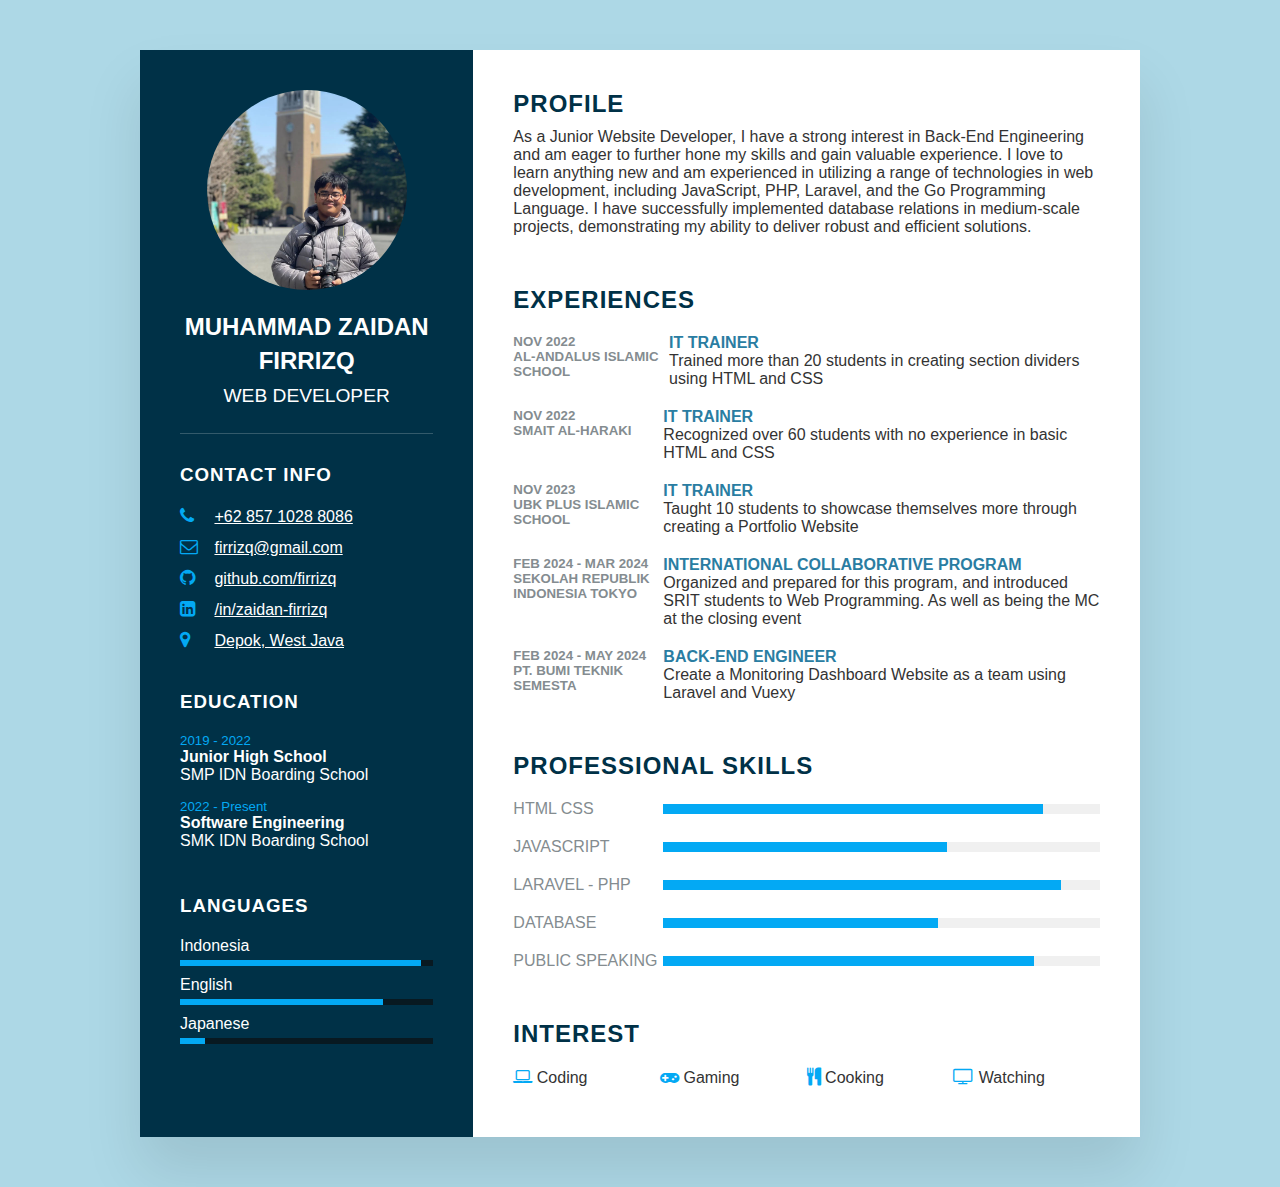
<file: index.html>
<!DOCTYPE html>
<html lang="en">

<head>
    <meta charset="UTF-8">
    <meta name="viewport" content="width=device-width, initial-scale=1.0">
    <title>CV WEB - M Zaidan Firrizq</title>
    <link rel="stylesheet" href="style.css">
    <link rel="stylesheet" href="https://cdnjs.cloudflare.com/ajax/libs/font-awesome/4.7.0/css/font-awesome.css"
        integrity="sha512-5A8nwdMOWrSz20fDsjczgUidUBR8liPYU+WymTZP1lmY9G6Oc7HlZv156XqnsgNUzTyMefFTcsFH/tnJE/+xBg=="
        crossorigin="anonymous" referrerpolicy="no-referrer" />
</head>

<body>
    <div class="container">
        <div class="left_side">
            <div class="profileText">
                <div class="imgBx">
                    <img src="img/profile photo - at waseda.jpeg" alt="Profile Photo">
                </div>
                <h2>Muhammad Zaidan Firrizq<br><span>Web Developer</span></h2>
            </div>

            <div class="contactInfo">
                <h3 class="title">Contact Info</h3>
                <ul>
                    <li>
                        <span class="icon"><i class="fa fa-phone" aria-hidden="true"></i></span>
                        <span><a class="text" href="https://wa.me/085710288086" target="_blank">+62 857 1028
                                8086</a></span>
                    </li>
                    <li>
                        <span class="icon"><i class="fa fa-envelope-o" aria-hidden="true"></i></span>
                        <span><a class="text" href="mailto:firrizq@gmail.com"
                                target="_blank">firrizq@gmail.com</a></span>
                    </li>
                    <li>
                        <span class="icon"><i class="fa fa-github" aria-hidden="true"></i></span>
                        <span><a class="text" href="https://github.com/firrizq"
                                target="_blank">github.com/firrizq</a></span>
                    </li>
                    <li>
                        <span class="icon"><i class="fa fa-linkedin-square" aria-hidden="true"></i></span>
                        <span><a class="text" href="https://www.linkedin.com/in/zaidan-firrizq/"
                                target="_blank">/in/zaidan-firrizq</a></span>
                    </li>
                    <li>
                        <span class="icon"><i class="fa fa-map-marker" aria-hidden="true"></i></span>
                        <span><a class="text" href="https://maps.app.goo.gl/7HpW8Y4NpBHyBaoq6" target="_blank">Depok,
                                West Java</a></span>
                    </li>
                </ul>
            </div>

            <div class="contactInfo education">
                <h3 class="title">Education</h3>
                <ul>
                    <li>
                        <h5>2019 - 2022</h5>
                        <h4 class="bold">Junior High School</h4>
                        <h4>SMP IDN Boarding School</h4>
                    </li>
                    <li>
                        <h5>2022 - Present</h5>
                        <h4 class="bold">Software Engineering</h4>
                        <h4>SMK IDN Boarding School</h4>
                    </li>
                </ul>
            </div>

            <div class="contactInfo languages">
                <h3 class="title">Languages</h3>
                <ul>
                    <li>
                        <span class="text">Indonesia</span>
                        <span class="percent">
                            <div style="width: 95%;"></div>
                        </span>
                    </li>
                    <li>
                        <span class="text">English</span>
                        <span class="percent">
                            <div style="width: 80%;"></div>
                        </span>
                    </li>
                    <li>
                        <span class="text">Japanese</span>
                        <span class="percent">
                            <div style="width: 10%;"></div>
                        </span>
                    </li>
                </ul>
            </div>

        </div>
        <div class="right_side">
            <div class="about">
                <h2 class="title2">Profile</h2>
                <p>As a Junior Website Developer, I have a strong interest in Back-End Engineering and am eager to
                    further hone my skills and gain valuable experience. I love to learn anything new and am experienced
                    in utilizing a range of technologies in web development, including JavaScript, PHP, Laravel, and the
                    Go Programming Language. I have successfully implemented database relations in medium-scale
                    projects, demonstrating my ability to deliver robust and efficient solutions.
                </p>
            </div>
            <div class="about">
                <h2 class="title2">Experiences</h2>
                <div class="box">
                    <div class="year_company">
                        <h5>Nov 2022</h5>
                        <h5>Al-Andalus Islamic School</h5>
                    </div>
                    <div class="text">
                        <h4>IT Trainer</h4>
                        <p>Trained more than 20 students in creating section dividers using HTML and CSS</p>
                    </div>
                </div>
                <div class="box">
                    <div class="year_company">
                        <h5>Nov 2022</h5>
                        <h5>SMAIT Al-Haraki</h5>
                    </div>
                    <div class="text">
                        <h4>IT Trainer</h4>
                        <p>Recognized over 60 students with no experience in basic HTML and CSS</p>
                    </div>
                </div>
                <div class="box">
                    <div class="year_company">
                        <h5>Nov 2023</h5>
                        <h5>UBK Plus Islamic School</h5>
                    </div>
                    <div class="text">
                        <h4>IT Trainer</h4>
                        <p>Taught 10 students to showcase themselves more through creating a Portfolio Website</p>
                    </div>
                </div>
                <div class="box">
                    <div class="year_company">
                        <h5>Feb 2024 - Mar 2024</h5>
                        <h5>Sekolah Republik Indonesia Tokyo</h5>
                    </div>
                    <div class="text">
                        <h4>International Collaborative Program</h4>
                        <p>Organized and prepared for this program, and introduced SRIT students to Web Programming. As
                            well as being the MC at the closing event</p>
                    </div>
                </div>
                <div class="box">
                    <div class="year_company">
                        <h5>Feb 2024 - May 2024</h5>
                        <h5>PT. Bumi Teknik Semesta</h5>
                    </div>
                    <div class="text">
                        <h4>Back-End Engineer</h4>
                        <p>Create a Monitoring Dashboard Website as a team using Laravel and Vuexy</p>
                    </div>
                </div>
            </div>

            <div class="about skills">
                <h2 class="title2">Professional Skills</h2>
                <div class="box">
                    <h4>HTML CSS</h4>
                    <div class="percent">
                        <div style="width: 87%;"></div>
                    </div>
                </div>
                <div class="box">
                    <h4>JavaScript</h4>
                    <div class="percent">
                        <div style="width: 65%;"></div>
                    </div>
                </div>
                <div class="box">
                    <h4>Laravel - PHP</h4>
                    <div class="percent">
                        <div style="width: 91%;"></div>
                    </div>
                </div>
                <div class="box">
                    <h4>Database</h4>
                    <div class="percent">
                        <div style="width: 63%;"></div>
                    </div>
                </div>
                <div class="box">
                    <h4>Public Speaking</h4>
                    <div class="percent">
                        <div style="width: 85%;"></div>
                    </div>
                </div>
            </div>

            <div class="about interest">
                <h2 class="title2">Interest</h2>
                <ul>
                    <li><i class="fa fa-laptop" aria-hidden="true"></i> Coding</li>
                    <li><i class="fa fa-gamepad" aria-hidden="true"></i> Gaming</li>
                    <li><i class="fa fa-cutlery" aria-hidden="true"></i> Cooking</li>
                    <li><i class="fa fa-television" aria-hidden="true"></i> Watching</li>
                </ul>
            </div>
        </div>
    </div>
</body>

</html>
</file>
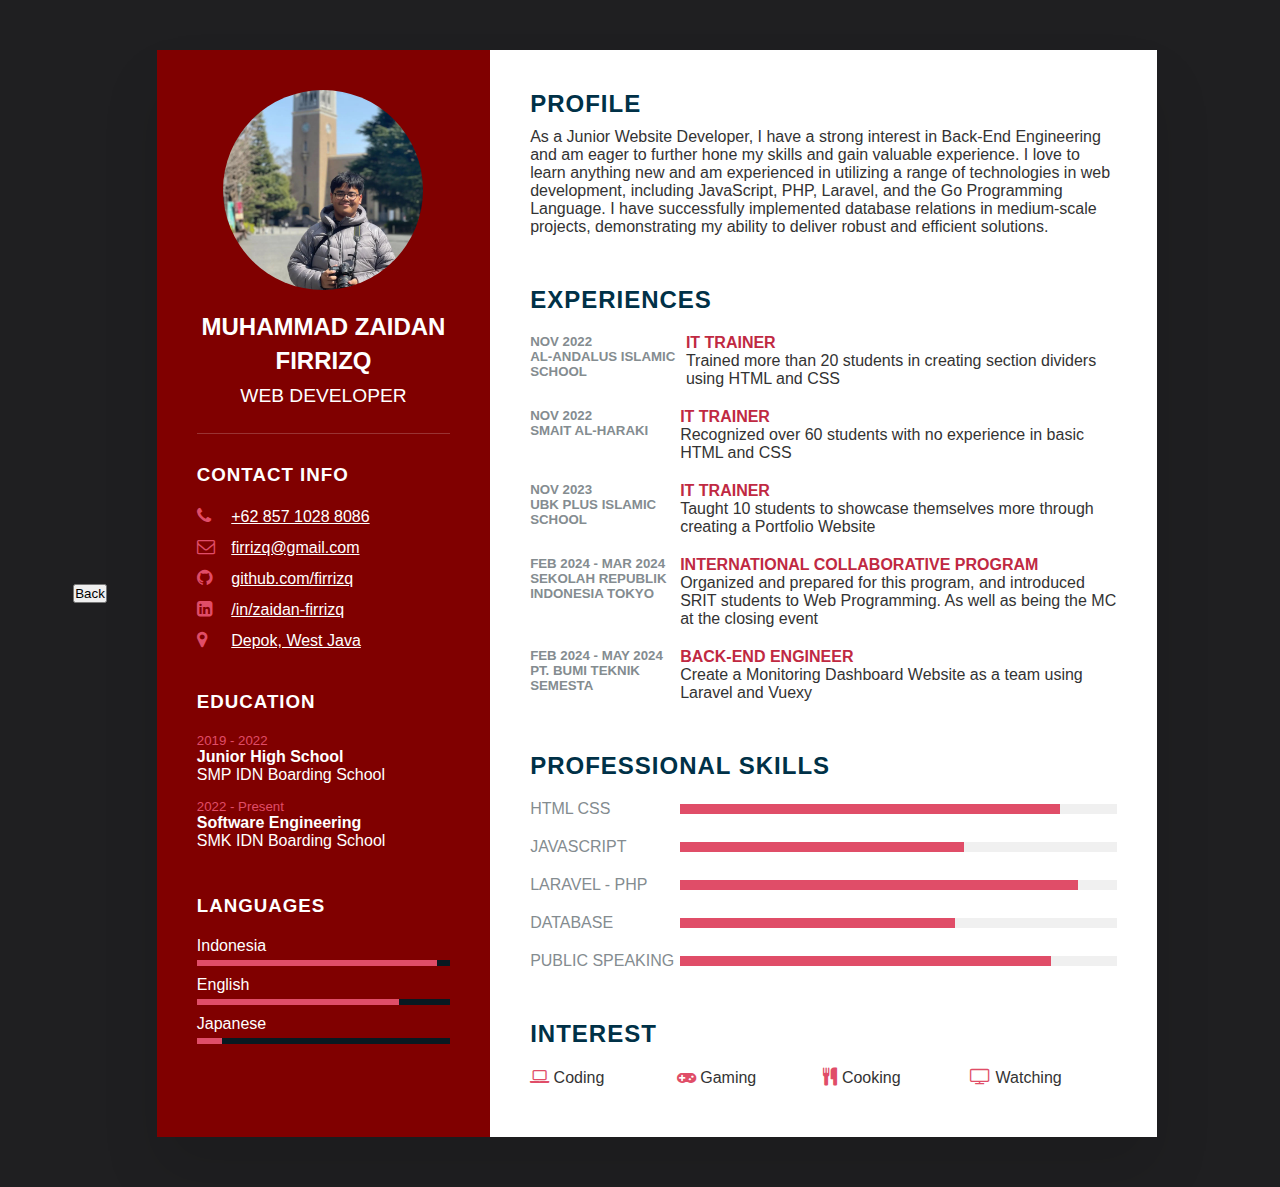
<file: cv.html>
<!DOCTYPE html>
<html lang="en">

<head>
    <meta charset="UTF-8">
    <meta name="viewport" content="width=device-width, initial-scale=1.0">
    <title>CV WEB - M Zaidan Firrizq</title>
    <link rel="stylesheet" href="cv.css">
    <link rel="stylesheet" href="https://cdnjs.cloudflare.com/ajax/libs/font-awesome/4.7.0/css/font-awesome.css"
        integrity="sha512-5A8nwdMOWrSz20fDsjczgUidUBR8liPYU+WymTZP1lmY9G6Oc7HlZv156XqnsgNUzTyMefFTcsFH/tnJE/+xBg=="
        crossorigin="anonymous" referrerpolicy="no-referrer" />
</head>

<body>
    <header>
        <button class="backbutton" onclick="history.back()">Back</button>
    </header>
    <div class="container">
        <div class="left_side">
            <div class="profileText">
                <div class="imgBx">
                    <img src="img/profile photo - at waseda.jpeg" alt="Profile Photo">
                </div>
                <h2>Muhammad Zaidan Firrizq<br><span>Web Developer</span></h2>
            </div>

            <div class="contactInfo">
                <h3 class="title">Contact Info</h3>
                <ul>
                    <li>
                        <span class="icon"><i class="fa fa-phone" aria-hidden="true"></i></span>
                        <span><a class="text" href="https://wa.me/085710288086" target="_blank">+62 857 1028
                                8086</a></span>
                    </li>
                    <li>
                        <span class="icon"><i class="fa fa-envelope-o" aria-hidden="true"></i></span>
                        <span><a class="text" href="mailto:firrizq@gmail.com"
                                target="_blank">firrizq@gmail.com</a></span>
                    </li>
                    <li>
                        <span class="icon"><i class="fa fa-github" aria-hidden="true"></i></span>
                        <span><a class="text" href="https://github.com/firrizq"
                                target="_blank">github.com/firrizq</a></span>
                    </li>
                    <li>
                        <span class="icon"><i class="fa fa-linkedin-square" aria-hidden="true"></i></span>
                        <span><a class="text" href="https://www.linkedin.com/in/zaidan-firrizq/"
                                target="_blank">/in/zaidan-firrizq</a></span>
                    </li>
                    <li>
                        <span class="icon"><i class="fa fa-map-marker" aria-hidden="true"></i></span>
                        <span><a class="text" href="https://maps.app.goo.gl/7HpW8Y4NpBHyBaoq6" target="_blank">Depok,
                                West Java</a></span>
                    </li>
                </ul>
            </div>

            <div class="contactInfo education">
                <h3 class="title">Education</h3>
                <ul>
                    <li>
                        <h5>2019 - 2022</h5>
                        <h4 class="bold">Junior High School</h4>
                        <h4>SMP IDN Boarding School</h4>
                    </li>
                    <li>
                        <h5>2022 - Present</h5>
                        <h4 class="bold">Software Engineering</h4>
                        <h4>SMK IDN Boarding School</h4>
                    </li>
                </ul>
            </div>

            <div class="contactInfo languages">
                <h3 class="title">Languages</h3>
                <ul>
                    <li>
                        <span class="text">Indonesia</span>
                        <span class="percent">
                            <div style="width: 95%;"></div>
                        </span>
                    </li>
                    <li>
                        <span class="text">English</span>
                        <span class="percent">
                            <div style="width: 80%;"></div>
                        </span>
                    </li>
                    <li>
                        <span class="text">Japanese</span>
                        <span class="percent">
                            <div style="width: 10%;"></div>
                        </span>
                    </li>
                </ul>
            </div>

        </div>
        <div class="right_side">
            <div class="about">
                <h2 class="title2">Profile</h2>
                <p>As a Junior Website Developer, I have a strong interest in Back-End Engineering and am eager to
                    further hone my skills and gain valuable experience. I love to learn anything new and am experienced
                    in utilizing a range of technologies in web development, including JavaScript, PHP, Laravel, and the
                    Go Programming Language. I have successfully implemented database relations in medium-scale
                    projects, demonstrating my ability to deliver robust and efficient solutions.
                </p>
            </div>
            <div class="about">
                <h2 class="title2">Experiences</h2>
                <div class="box">
                    <div class="year_company">
                        <h5>Nov 2022</h5>
                        <h5>Al-Andalus Islamic School</h5>
                    </div>
                    <div class="text">
                        <h4>IT Trainer</h4>
                        <p>Trained more than 20 students in creating section dividers using HTML and CSS</p>
                    </div>
                </div>
                <div class="box">
                    <div class="year_company">
                        <h5>Nov 2022</h5>
                        <h5>SMAIT Al-Haraki</h5>
                    </div>
                    <div class="text">
                        <h4>IT Trainer</h4>
                        <p>Recognized over 60 students with no experience in basic HTML and CSS</p>
                    </div>
                </div>
                <div class="box">
                    <div class="year_company">
                        <h5>Nov 2023</h5>
                        <h5>UBK Plus Islamic School</h5>
                    </div>
                    <div class="text">
                        <h4>IT Trainer</h4>
                        <p>Taught 10 students to showcase themselves more through creating a Portfolio Website</p>
                    </div>
                </div>
                <div class="box">
                    <div class="year_company">
                        <h5>Feb 2024 - Mar 2024</h5>
                        <h5>Sekolah Republik Indonesia Tokyo</h5>
                    </div>
                    <div class="text">
                        <h4>International Collaborative Program</h4>
                        <p>Organized and prepared for this program, and introduced SRIT students to Web Programming. As
                            well as being the MC at the closing event</p>
                    </div>
                </div>
                <div class="box">
                    <div class="year_company">
                        <h5>Feb 2024 - May 2024</h5>
                        <h5>PT. Bumi Teknik Semesta</h5>
                    </div>
                    <div class="text">
                        <h4>Back-End Engineer</h4>
                        <p>Create a Monitoring Dashboard Website as a team using Laravel and Vuexy</p>
                    </div>
                </div>
            </div>

            <div class="about skills">
                <h2 class="title2">Professional Skills</h2>
                <div class="box">
                    <h4>HTML CSS</h4>
                    <div class="percent">
                        <div style="width: 87%;"></div>
                    </div>
                </div>
                <div class="box">
                    <h4>JavaScript</h4>
                    <div class="percent">
                        <div style="width: 65%;"></div>
                    </div>
                </div>
                <div class="box">
                    <h4>Laravel - PHP</h4>
                    <div class="percent">
                        <div style="width: 91%;"></div>
                    </div>
                </div>
                <div class="box">
                    <h4>Database</h4>
                    <div class="percent">
                        <div style="width: 63%;"></div>
                    </div>
                </div>
                <div class="box">
                    <h4>Public Speaking</h4>
                    <div class="percent">
                        <div style="width: 85%;"></div>
                    </div>
                </div>
            </div>

            <div class="about interest">
                <h2 class="title2">Interest</h2>
                <ul>
                    <li><i class="fa fa-laptop" aria-hidden="true"></i> Coding</li>
                    <li><i class="fa fa-gamepad" aria-hidden="true"></i> Gaming</li>
                    <li><i class="fa fa-cutlery" aria-hidden="true"></i> Cooking</li>
                    <li><i class="fa fa-television" aria-hidden="true"></i> Watching</li>
                </ul>
            </div>
        </div>
    </div>
</body>

</html>
</file>
<file: style.css>
*{
    margin: 0;
    padding: 0;
    box-sizing: border-box;
    font-family: 'Poppins', sans-serif;
}

body{
    background: lightblue;
    display: flex;
    justify-content: center;
    align-items: center;
    min-height: 100vh;
}

.container{
    position: relative;
    width: 100%;
    max-width: 1000px;
    min-height: 1000px;
    margin: 50px;
    background: #fff;
    display: grid;
    grid-template-columns: 1fr 2fr;
    box-shadow: 0 35px 55px rgba(0, 0, 0, 0.1);
}

.container .left_side{
    position: relative;
    background: #003147;
    padding: 40px;
}

.profileText{
    position: relative;
    display: flex;
    flex-direction: column; 
    align-items: center; 
    padding-bottom: 20px;
    border-bottom: 1px solid rgba(255, 255, 255,0.2);
}

.profileText .imgBx{
    position: relative;
    width: 200px; 
    height: 200px;
    border-radius: 50%; overflow: hidden;
}

.profileText .imgBx img {
    position: absolute;
    top: 0;
    left: 0;
    width: 100%;
    height: 100%;
    object-fit: cover;
}

.profileText h2{
    color:#fff;
    font-size: 1.5em; 
    margin-top: 20px; 
    text-transform: uppercase;
    text-align: center; 
    font-weight: 600;
    line-height: 1.4em;
}

.profileText h2 span {
    font-size: 0.8em;
    font-weight: 300;
}

.contactInfo{
    padding-top: 30px;
}

.title{
    color: #fff;
    text-transform: uppercase;
    font-weight: 600;
    letter-spacing: 1px;
    margin-bottom: 20px;
}

.contactInfo ul{
    position: relative;
}

.contactInfo ul li{
    position: relative;
    list-style: none;
    margin: 10px 0;
    cursor: pointer;
}

.contactInfo ul li .icon{
    display: inline-block;
    width: 30px;
    font-size: 18px;
    color: #03a9f4;
}

.contactInfo ul li .text{
    color: white;
    font-weight: 300;
}

.contactInfo.education li{
    margin-bottom: 15px;
}

.contactInfo.education h5{
    color: #03a9f4;
    font-weight: 500;
}

.contactInfo.education h4:nth-child(2){
    color: #fff;
    font-weight: 800;
}

.contactInfo.education h4{
    color: #fff;
    font-weight: 300;
}

.contactInfo.languages .percent{
    position: relative;
    width: 100%; 
    height: 6px; 
    background: #081921;
    display: block;
    margin-top: 5px;
}

.contactInfo.languages .percent div{
    position: absolute;
    top: 0;
    left: 0;
    height: 100%;
    background: #03a9f4;
}

.container .right_side{
    position: relative;
    background: #fff;
    padding: 40px;
}

.about{
    margin-bottom: 50px;
}

.about:last-child{
    margin-bottom: 0px;
}

.title2{
    color: #003147;
    text-transform: uppercase;
    letter-spacing: 1px;
    margin-bottom: 10px;
}

p{
    color: #333;
}

.about .box{
    display: flex;
    flex-direction: row;
    margin: 20px 0;
}

.about .box .year_company{
    min-width: 150px;
}

.about .box .year_company h5{
    text-transform: uppercase;
    color: #848c90;
    font-weight: 600;
}

.about .box .text h4{
    text-transform: uppercase;
    color: #2a7da2;
    font-size: 16px;

}

.skills .box{
    position: relative;
    width: 100%;
    display: grid;
    grid-template-columns: 150px 1fr;
    justify-content: center;
    align-items: center;
}

.skills .box h4{
    text-transform: uppercase;
    color: #848c90;
    font-weight: 500;
}

.skills .box .percent{
    position: relative;
    width: 100%;
    height: 10px;
    background: #f0f0f0;
}

.skills .box .percent div{
    position: absolute;
    top: 0;
    left: 0;
    height: 100%;
    background: #03a9f4;
}

.interest ul{
    display: grid;
    grid-template-columns: repeat(4,1fr);
}

.interest ul li{
    list-style: none;
    color: #333;
    font-weight: 500;
    margin: 10px 0;
}

.interest ul li .fa{
    color: #03a9f4;
    font-size: 18px;
}

@media (max-width: 1000px){
    .container{
        margin: 10px;
        grid-template-columns: repeat(1,1fr);
    }
    .interest ul{
        grid-template-columns: repeat(2,1fr);
    }
}

@media (max-width: 600px){
    .about .box{
        flex-direction: column;
    }
    .about .box .year_company{
        margin-bottom: 5px;
    }
    .interest ul{
        grid-template-columns: repeat(1,1fr);
    }
    .skills .box{
        grid-template-columns: repeat(1,1fr);
    }
}
</file>
<file: cv.css>
*{
    margin: 0;
    padding: 0;
    box-sizing: border-box;
    font-family: 'Poppins', sans-serif;
}

body{
    background: #1f1f21;
    display: flex;
    justify-content: center;
    align-items: center;
    min-height: 100vh;
}

.container{
    position: relative;
    width: 100%;
    max-width: 1000px;
    min-height: 1000px;
    margin: 50px;
    background: #f5f5f5;
    display: grid;
    grid-template-columns: 1fr 2fr;
    box-shadow: 0 35px 55px rgba(0, 0, 0, 0.1);
}

.container .left_side{
    position: relative;
    background: #800000;
    padding: 40px;
}

.profileText{
    position: relative;
    display: flex;
    flex-direction: column; 
    align-items: center; 
    padding-bottom: 20px;
    border-bottom: 1px solid rgba(255, 255, 255,0.2);
}

.profileText .imgBx{
    position: relative;
    width: 200px; 
    height: 200px;
    border-radius: 50%; overflow: hidden;
}

.profileText .imgBx img {
    position: absolute;
    top: 0;
    left: 0;
    width: 100%;
    height: 100%;
    object-fit: cover;
}

.profileText h2{
    color:#fff;
    font-size: 1.5em; 
    margin-top: 20px; 
    text-transform: uppercase;
    text-align: center; 
    font-weight: 600;
    line-height: 1.4em;
}

.profileText h2 span {
    font-size: 0.8em;
    font-weight: 300;
}

.contactInfo{
    padding-top: 30px;
}

.title{
    color: #fff;
    text-transform: uppercase;
    font-weight: 600;
    letter-spacing: 1px;
    margin-bottom: 20px;
}

.contactInfo ul{
    position: relative;
}

.contactInfo ul li{
    position: relative;
    list-style: none;
    margin: 10px 0;
    cursor: pointer;
}

.contactInfo ul li .icon{
    display: inline-block;
    width: 30px;
    font-size: 18px;
    color: #E04D68;
}

.contactInfo ul li .text{
    color: white;
    font-weight: 300;
}

.contactInfo.education li{
    margin-bottom: 15px;
}

.contactInfo.education h5{
    color: #E04D68;
    font-weight: 500;
}

.contactInfo.education h4:nth-child(2){
    color: #fff;
    font-weight: 800;
}

.contactInfo.education h4{
    color: #fff;
    font-weight: 300;
}

.contactInfo.languages .percent{
    position: relative;
    width: 100%; 
    height: 6px; 
    background: #081921;
    display: block;
    margin-top: 5px;
}

.contactInfo.languages .percent div{
    position: absolute;
    top: 0;
    left: 0;
    height: 100%;
    background: #E04D68;
}

.container .right_side{
    position: relative;
    background: #fff;
    padding: 40px;
}

.about{
    margin-bottom: 50px;
}

.about:last-child{
    margin-bottom: 0px;
}

.title2{
    color: #003147;
    text-transform: uppercase;
    letter-spacing: 1px;
    margin-bottom: 10px;
}

p{
    color: #333;
}

.about .box{
    display: flex;
    flex-direction: row;
    margin: 20px 0;
}

.about .box .year_company{
    min-width: 150px;
}

.about .box .year_company h5{
    text-transform: uppercase;
    color: #848c90;
    font-weight: 600;
}

.about .box .text h4{
    text-transform: uppercase;
    color: #C02942;
    font-size: 16px;

}

.skills .box{
    position: relative;
    width: 100%;
    display: grid;
    grid-template-columns: 150px 1fr;
    justify-content: center;
    align-items: center;
}

.skills .box h4{
    text-transform: uppercase;
    color: #848c90;
    font-weight: 500;
}

.skills .box .percent{
    position: relative;
    width: 100%;
    height: 10px;
    background: #f0f0f0;
}

.skills .box .percent div{
    position: absolute;
    top: 0;
    left: 0;
    height: 100%;
    background: #E04D68;
}

.interest ul{
    display: grid;
    grid-template-columns: repeat(4,1fr);
}

.interest ul li{
    list-style: none;
    color: #333;
    font-weight: 500;
    margin: 10px 0;
}

.interest ul li .fa{
    color: #E04D68;
    font-size: 18px;
}

@media (max-width: 1000px){
    .container{
        margin: 10px;
        grid-template-columns: repeat(1,1fr);
    }
    .interest ul{
        grid-template-columns: repeat(2,1fr);
    }
}

@media (max-width: 600px){
    .about .box{
        flex-direction: column;
    }
    .about .box .year_company{
        margin-bottom: 5px;
    }
    .interest ul{
        grid-template-columns: repeat(1,1fr);
    }
    .skills .box{
        grid-template-columns: repeat(1,1fr);
    }
}
</file>
